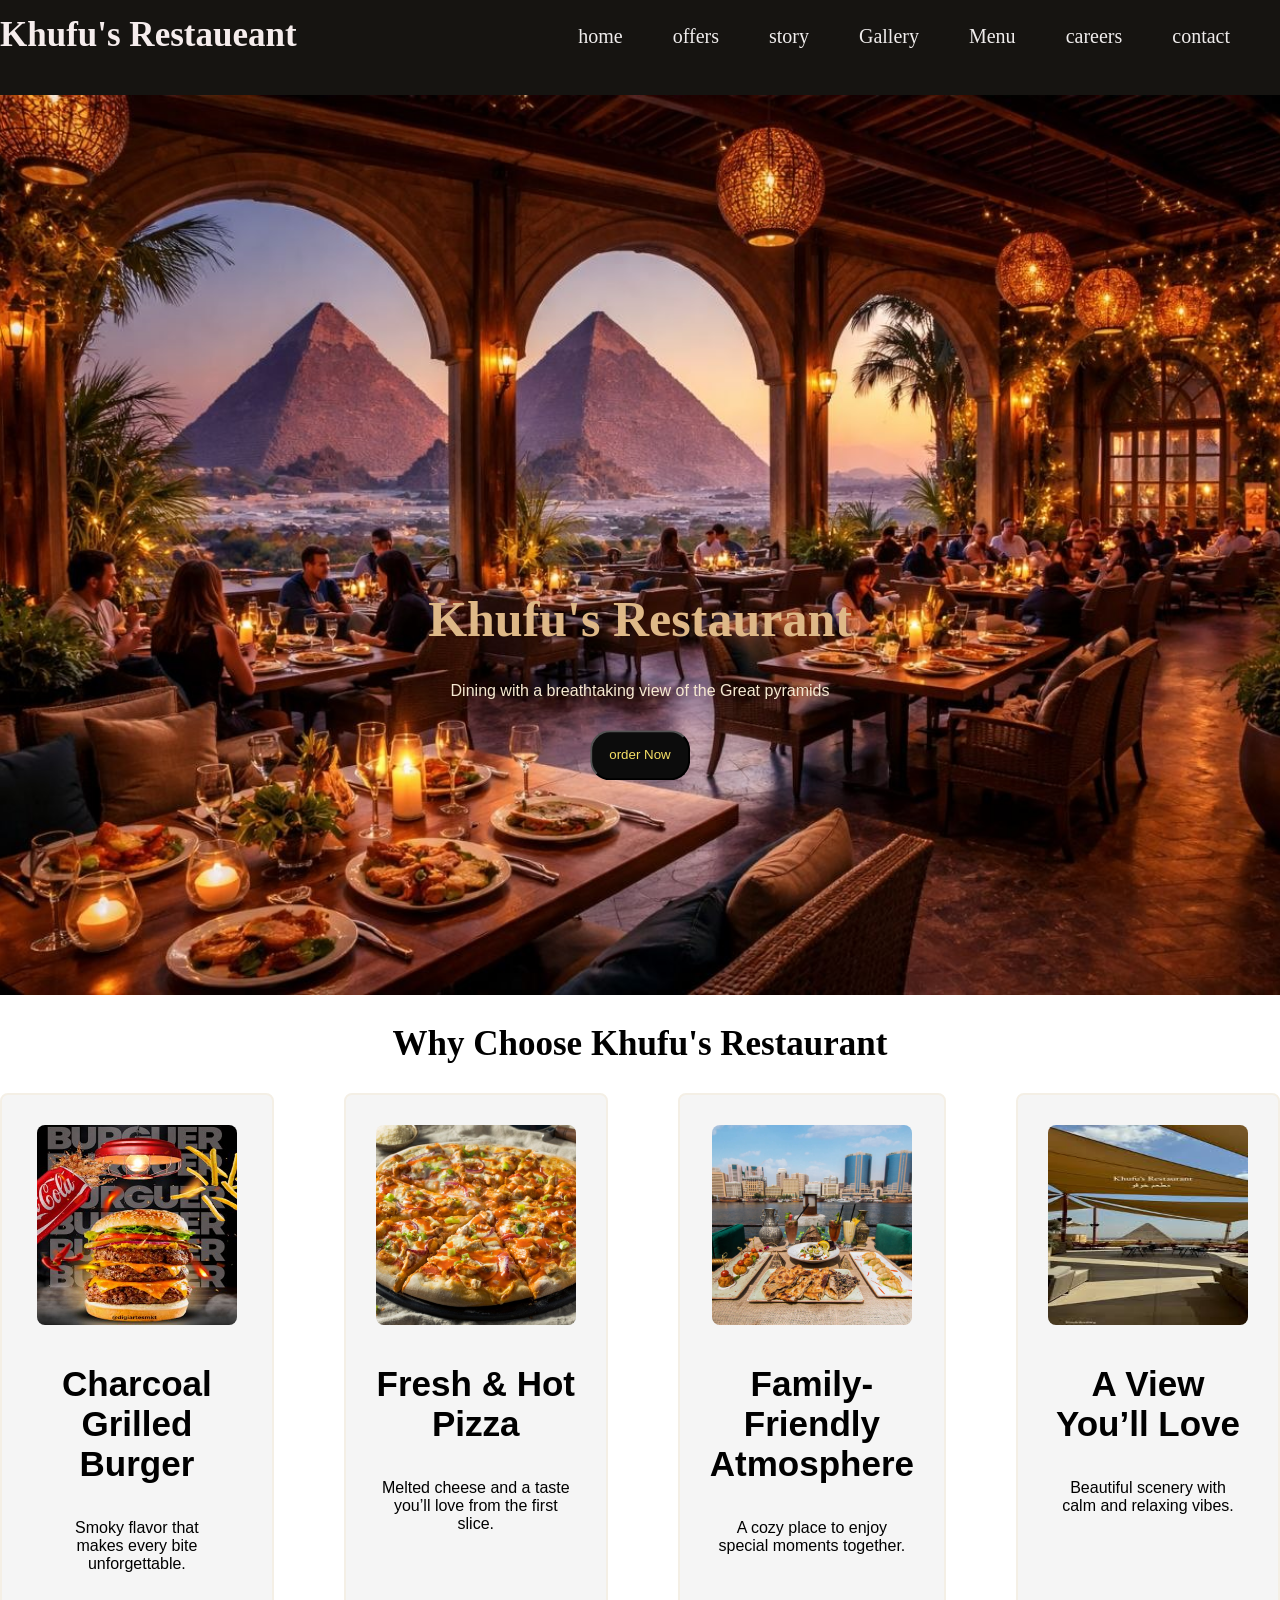
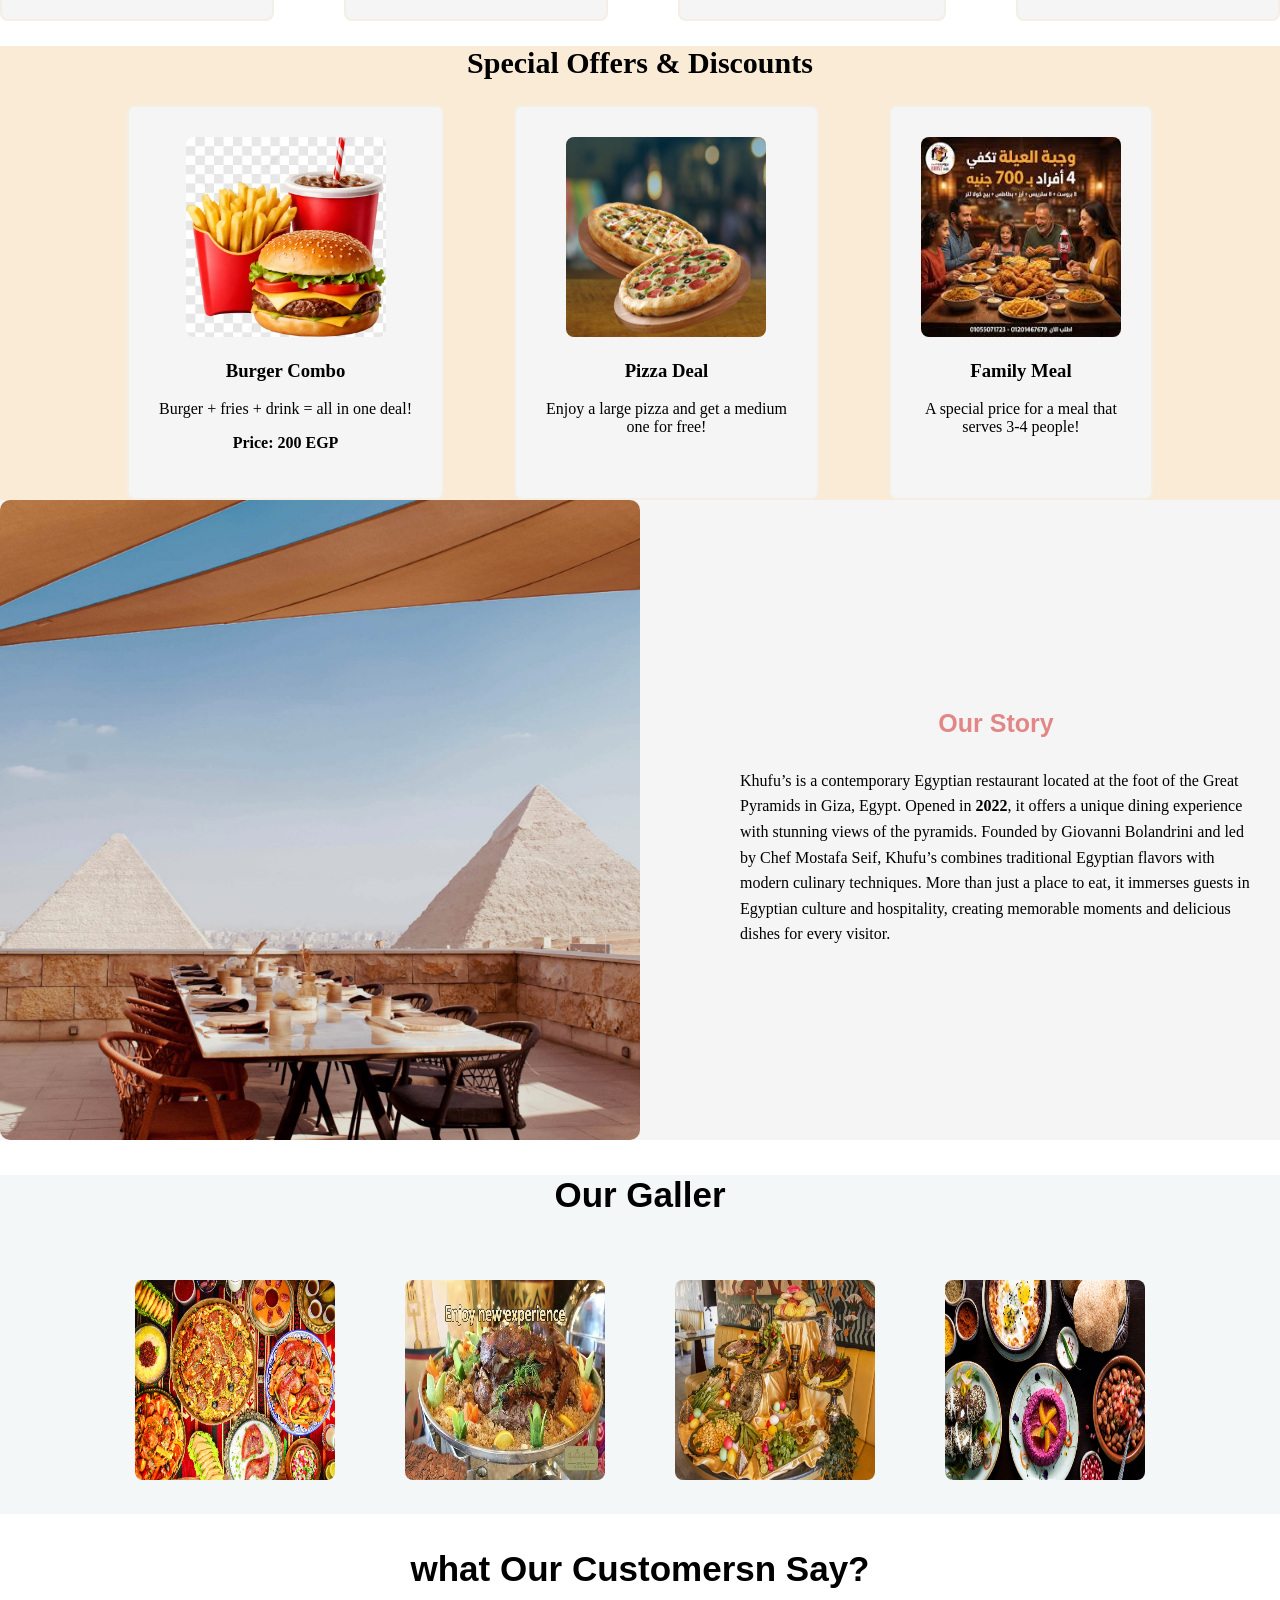
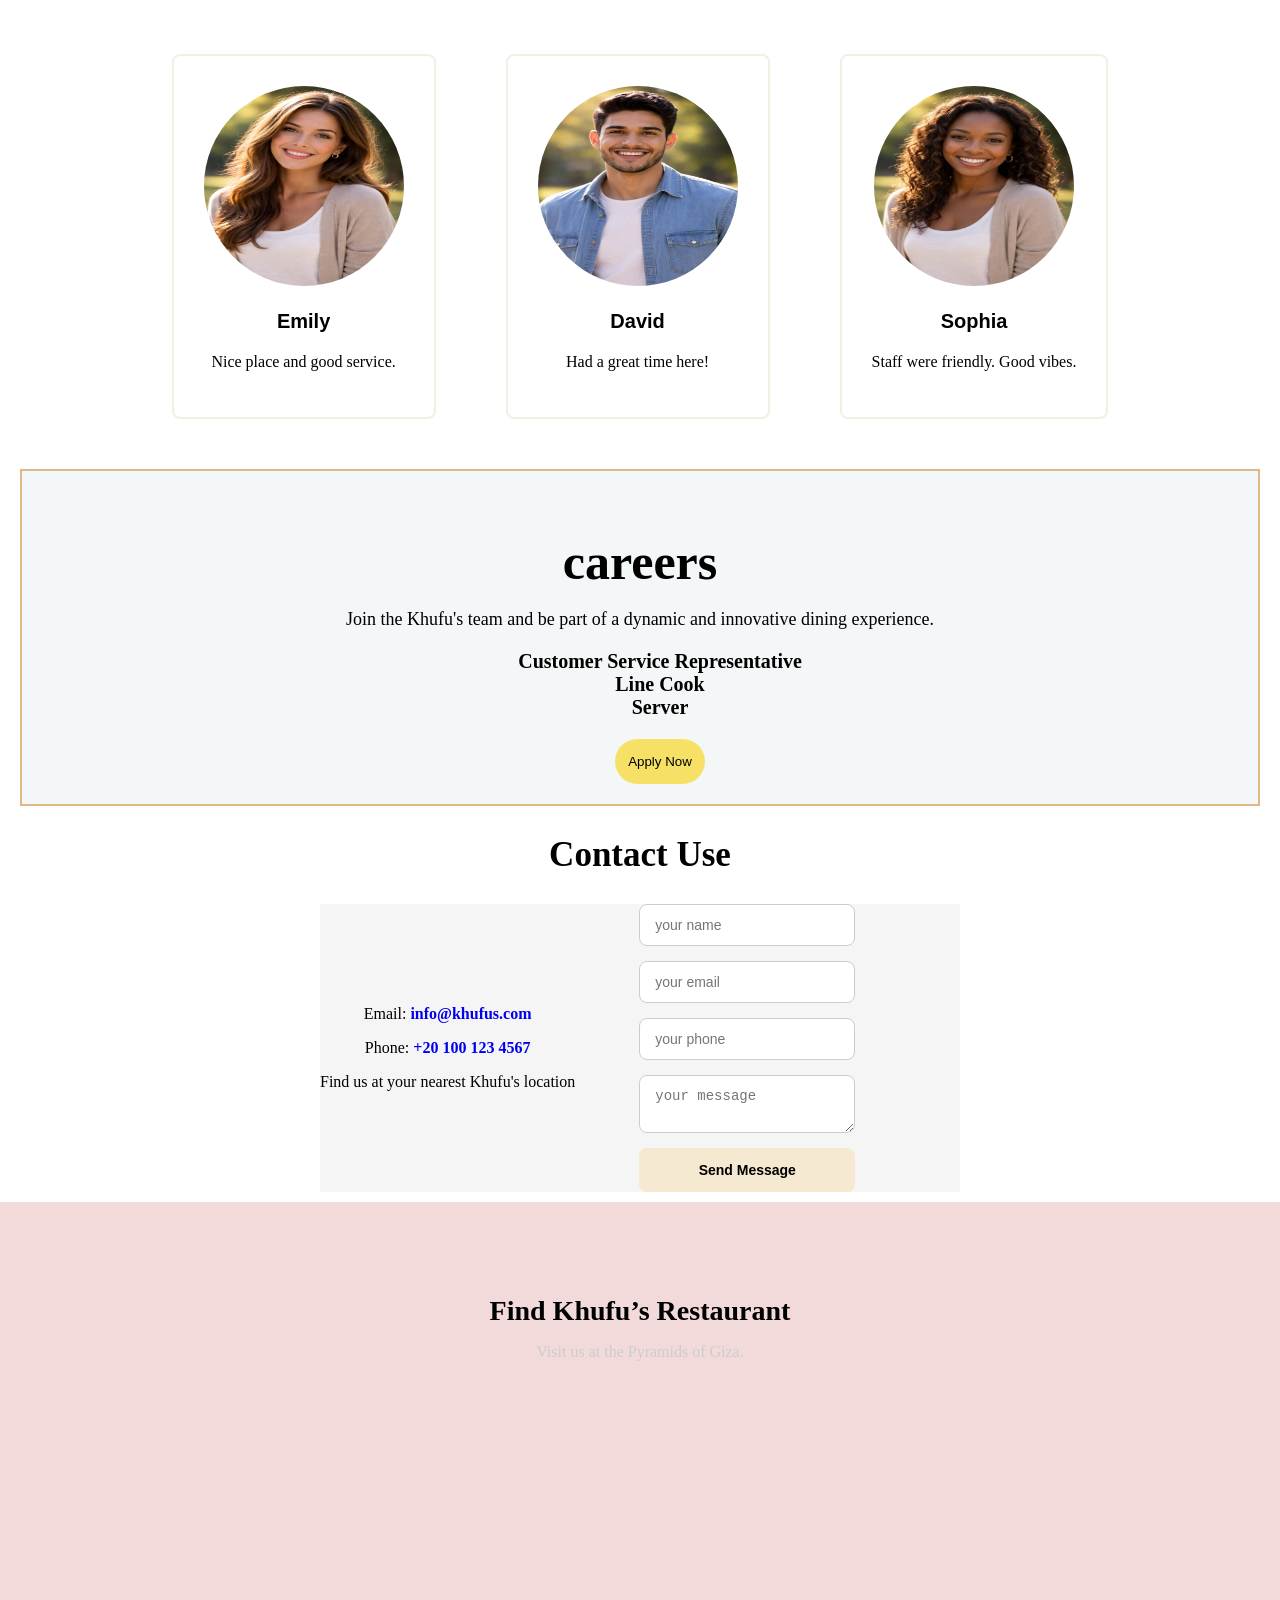
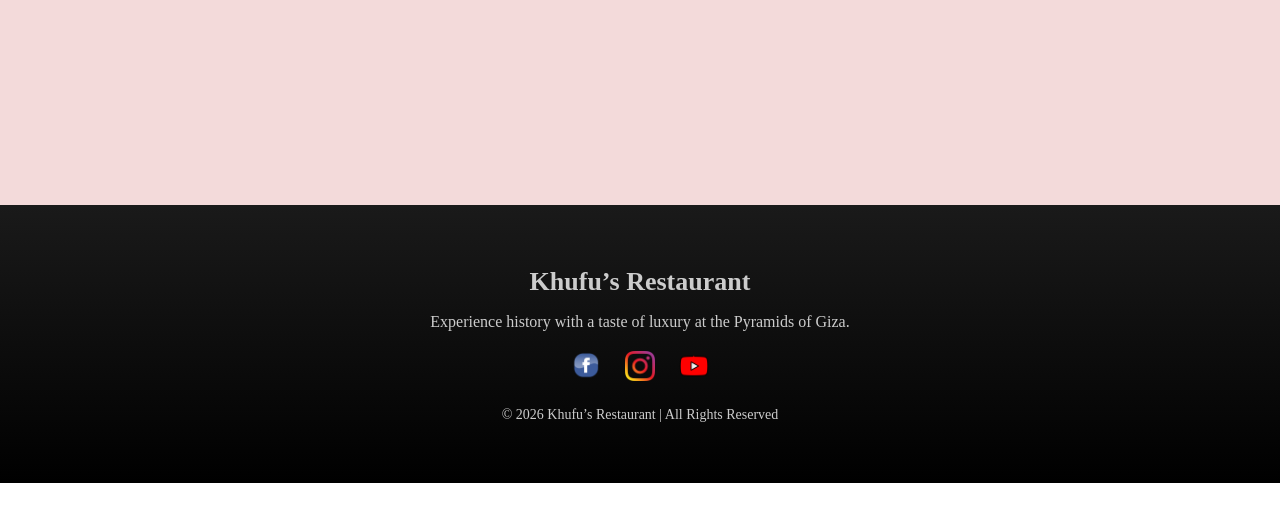
<file: index.html>
<!DOCTYPE html>
<html lang="en">
<head>
    <meta charset="UTF-8">
    <meta name="viewport" content="width=, initial-scale=1.0">
    <link rel="stylesheet" href="styel.css">
    <title>Document</title>
</head>
<header class="heder-text">
    <h1>Khufu's Restaueant</h1>
    <nav class="nav-heder">
        <ul>
            <li><a href="#">home</a></li>
            <li><a href="#">offers</a></li>
            <li><a href="#container">story</a></li>
            <li><a href="#gallery">Gallery</a></li>
            <li><a href="map.html">Menu</a></li>
            <li><a href="#careers">careers</a></li>
            <li><a href="#contact">contact</a></li>
        </ul>
    </nav>
</header>
<body>
        <div class=" hiro-image">
            <img src="images/WhatsApp Image 2026-03-26 at 9.43.22 PM.jpeg"ALT="">

        
            <div class="man">
            <h1 class="name">Khufu's Restaurant</h1>
            <p>Dining with a breathtaking view of the Great pyramids</p>
            <div class="tixt-button">
                <button>order Now</button>
            </div>
            </div>
        </div>
    </div>
    <div class="image-rom">
        <h2>Why Choose Khufu's Restaurant</h2>
        <div class="text-image-rome">
            <div class="image-content">
        <img src="images/WhatsApp-Image-2026-02-09-at-7.24.12-PM.jpeg" alt="">
           <h3>Charcoal Grilled Burger</h3>
<p>Smoky flavor that <br> makes every bite unforgettable.</p>
        </div>
            <div class="image-content">
                <img src="images/WhatsApp Image 2026-03-17 at 8.58.06 PM.jpeg" alt="">
            <h3>Fresh & Hot Pizza</h3>
<p>Melted cheese and a taste <br> you’ll love from the first slice.</p>
        </div>
        
            <div class="image-content">
                <img src="images/business-lunch-1-2.jpg" alt="">
            <h3>Family-Friendly <br>Atmosphere</h3>
<p>A cozy place to enjoy  <br>special moments together.</p> 
        </div>
            <div class="image-content">
                <img src="images/images.jpg" alt="">
               <h3>A View You’ll Love</h3>
<p>Beautiful scenery with <br> calm and relaxing vibes.</p>
        </div>     
    </div>
    <div class="foots">
        <h2>Special Offers & Discounts</h2>
        <div class="foot-image">
            <div class="foot-content">
                <img src="images/pngtree-delicious-fast-food-meal-with-burger-fries-and-soda-drink-png-image_18930652.webp" alt="">
                <h3>Burger Combo</h3>
<p>Burger + fries + drink = all in one deal!</p>
<p><strong>Price: 200 EGP</strong></p>

            </div>
            <div class="foot-content">
                <img src="images/اشترى_اتنين_كبير__ووفر_اك638846231576516351.jpg" alt="">
                <h3>Pizza Deal</h3>
<p>Enjoy a large pizza and get  a medium  <br>one for free!</p>

            </div>
            <div class="foot-content">
                <img src="images/images (6).jpg" alt="">
                <h3>Family Meal</h3>
<p>A special price for a meal  that  <br>serves 3-4 people!</p>

            </div>
        </div>
    </div>
    <div class="container" id="container">
  <img src="images/WhatsApp Image 2026-03-17 at 11.42.04 PM.jpeg" alt="Khufu's Restaurant">
  <div class="tixt-side" >
  <h3>Our Story</h3>
  
  <p>
    Khufu’s is a contemporary Egyptian restaurant located at the foot of the Great Pyramids in Giza, Egypt. Opened in <strong>2022</strong>, it offers a unique dining experience with stunning views of the pyramids. Founded by Giovanni Bolandrini and led by Chef Mostafa Seif, Khufu’s combines traditional Egyptian flavors with modern culinary techniques. More than just a place to eat, it immerses guests in Egyptian culture and hospitality, creating memorable moments and delicious dishes for every visitor.
  </p>
</div>
</div>
<div class="s-our-galler" id="gallery">
    <h3>Our Galler</h3>
    <div class="our-galler">
        <div class=" our-gallers" >
            <img src="images/1438016.jpeg" alt="">
        </div>
        <div class=" our-gallers">
            <img src="images/hq720.jpg" alt="">
        </div>
        <div class=" our-gallers">
            <img src="images/Sham-El-Nessim-at-Khofo-e1556180547463.webp" alt="">
        </div>
        <div class=" our-gallers">
            <img src="images/مطعم-وكافيه-خوفو-....jpg" alt="">
        </div>
        
    </div>
</div>
<div class="comment">
    <h3>what Our Customersn Say?</h3>
    <div class="comments">
        <div class="text-comment">
            <img src="images/WhatsApp Image 2026-03-18 at 1.13.47 AM.jpeg" alt="">
            <h3>Emily</h3>
<p>Nice place and good service.</p>
        </div>
         <div class="text-comment">
            <img src="images/WhatsApp Image 2026-03-18 at 1.14.34 AM.jpeg" alt="">
            <h3>David</h3>
<p>Had a great time here!</p>
        </div>
         <div class="text-comment">
            <img src="images/WhatsApp Image 2026-03-18 at 1.13.56 AM.jpeg" alt="">
            <h3>Sophia</h3>
<p>Staff were friendly. Good vibes.</p>
        </div>
    </div>
</div>
<section class="careers" id="careers">
    <h2>careers</h2>
    <p>Join the Khufu's team and be part of a dynamic and innovative dining experience.</p>
    <ul>
        <li>Customer Service Representative</li>
        <li>Line Cook</li>
        <li>Server</li>
    </ul>
    <button>Apply Now</button>

</section>
<section class="contact" id="contact">
    <h2>Contact Use </h2>
    <div class="contact- container">
        <div class="contact-info">
            <p>Email: <a href="mailto:info@khufus.com">info@khufus.com</a></p>
            <p>Phone: <a href="tel:+201001234567">+20 100 123 4567</a></p>
            <p>Find us at your nearest Khufu's location</p>
        </div>
        <form class="contact-form">
            <input type="text" placeholder="your name" required>
            <input type="email" placeholder="your email" required>
            <input type="tel" placeholder="your phone" required>
            <textarea placeholder="your message" required></textarea>
            <button type="submit">Send Message</button>
        </form>

    </div>

</section>
<section class="store-locator" id="map">
    <h2>Find Khufu’s Restaurant</h2>
    <p>Visit us at the Pyramids of Giza.</p>

    <div class="map-container">
        <iframe 
            src="https://www.google.com/maps?q=Khufu's+Restaurant+Giza&output=embed"
            width="100%" 
            height="350" 
            style="border:0;" 
            allowfullscreen="" 
            loading="lazy">
        </iframe>
    </div>
</section>
<footer class="footer">
    <div class="footer-content">
        <h2>Khufu’s Restaurant</h2>
        <p>Experience history with a taste of luxury at the Pyramids of Giza.</p>

        <div class="social-icons">
            <a href="#"><img src="images/facebook.png" alt=""></a>
            <a href="#"><img src="images/instagram.png" alt=""></a>
            <a href="#"><img src="images/play.png" alt=""></a>
        </div>

        <p class="copyright">© 2026 Khufu’s Restaurant | All Rights Reserved</p>
    </div>
</footer>

</body>
</html>
</file>
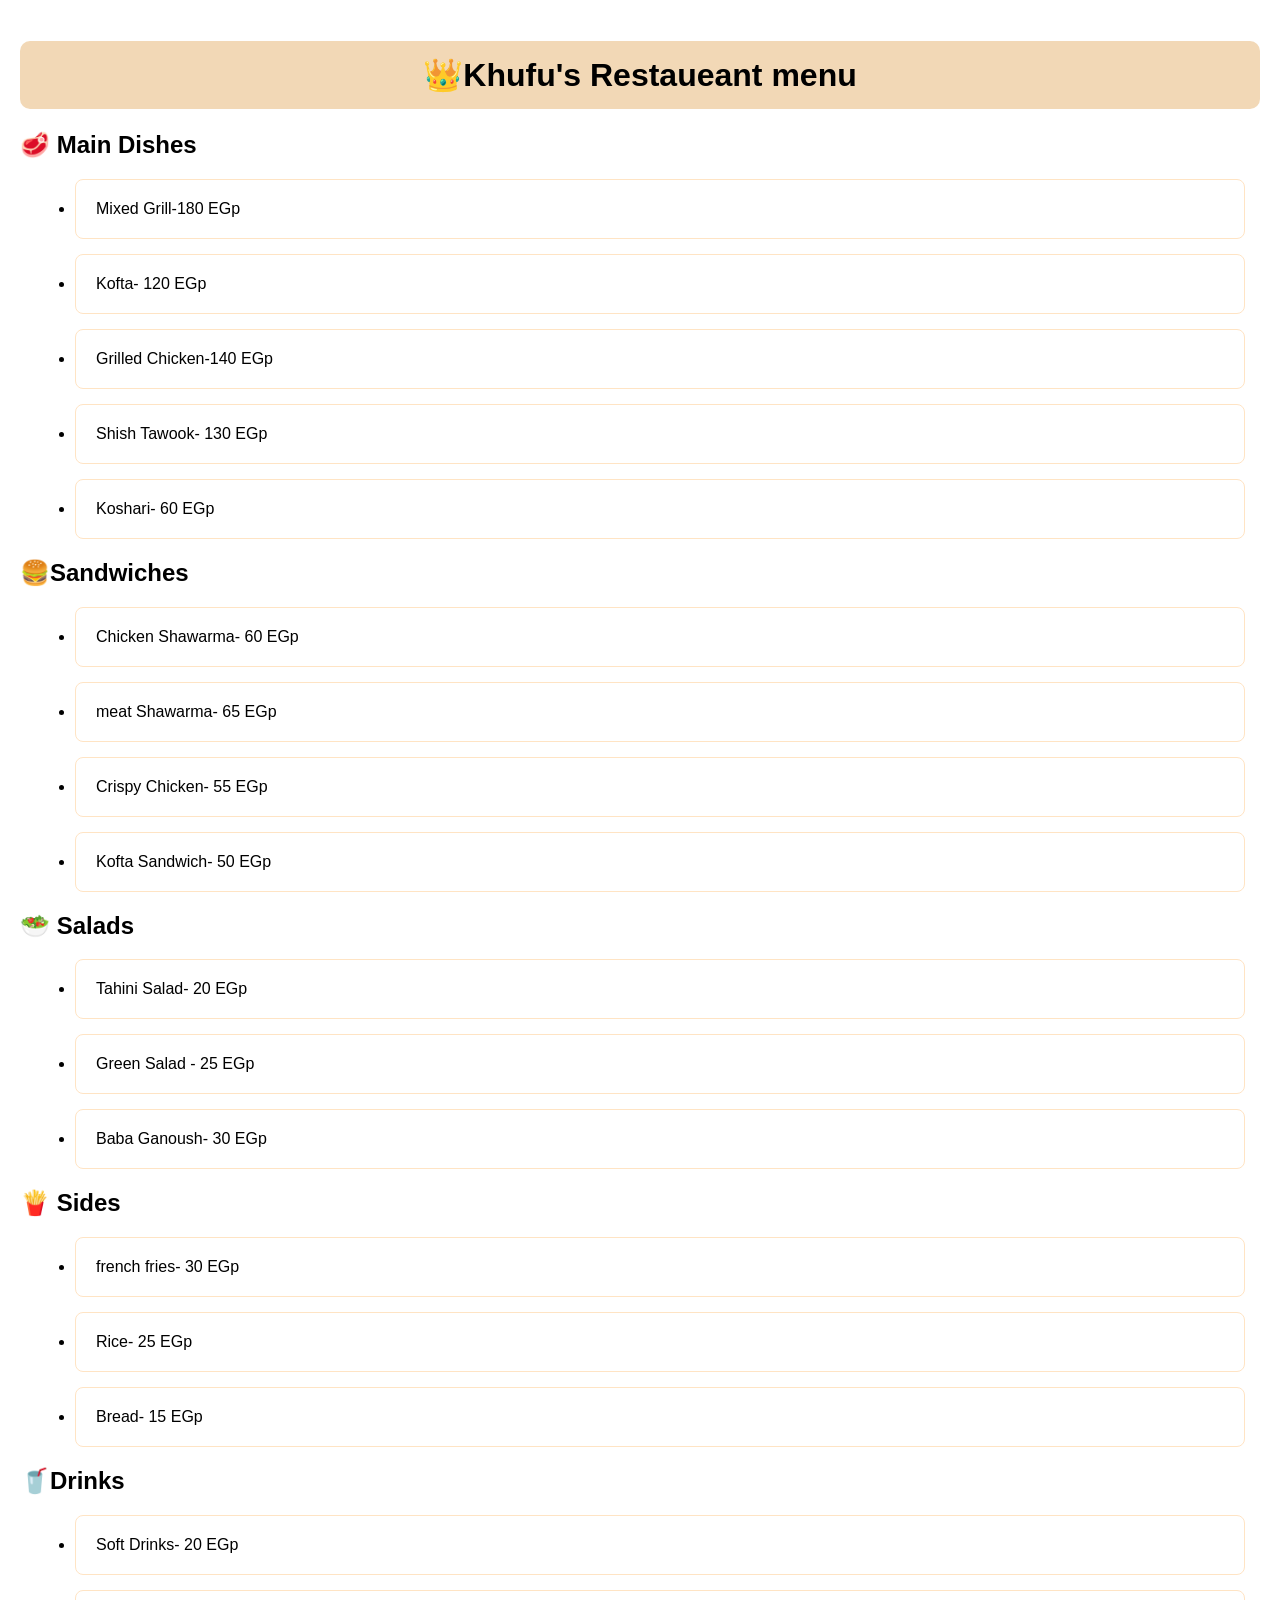
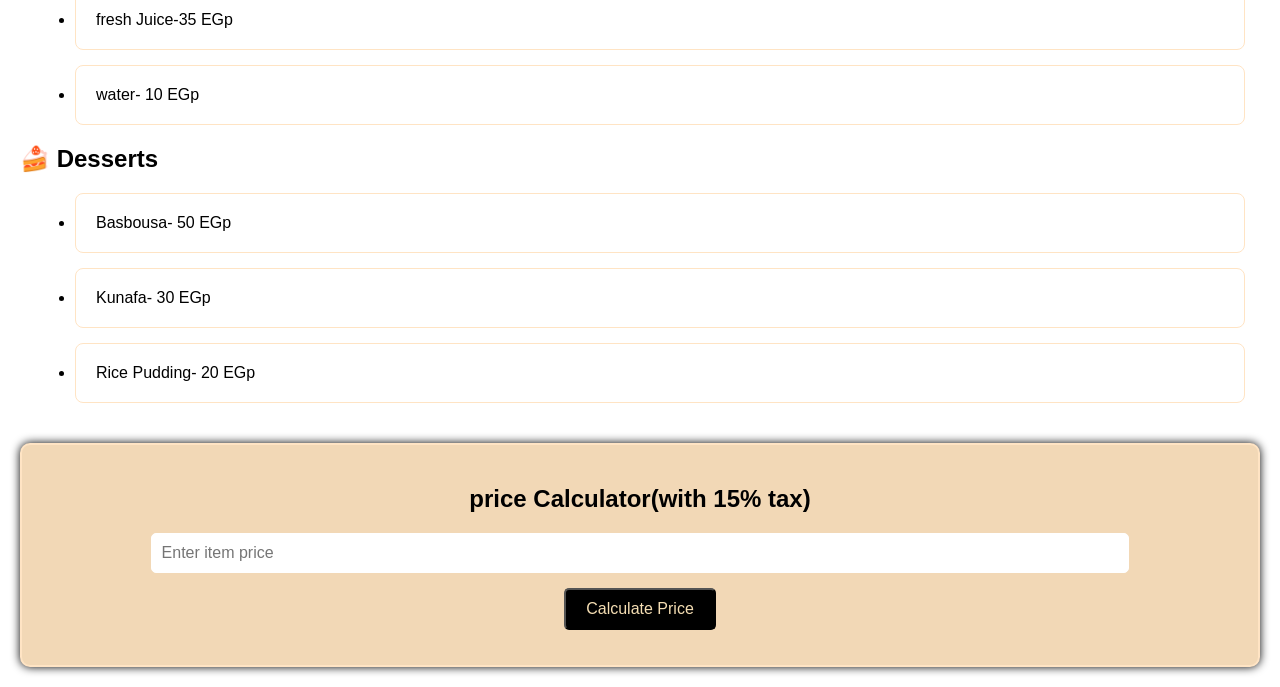
<file: map.html>
<!DOCTYPE html>
<html lang="en">
<head>
    <meta charset="UTF-8">
    <meta name="viewport" content="width=, initial-scale=1.0">
    <title>Document</title>
    <style>
        body{
            font-family: Arial, Helvetica, sans-serif;
            background-color: white;
            margin: 0;
            padding: 20px;
            h1{
                text-align: center;
                background-color: rgb(242, 216, 182);
                color: black;
                padding: 15px;
                border-radius: 10px;
            }
            li{
                background-color: white;
                margin: 15px;
                padding: 20px;
                border: 1px solid bisque;
                border-radius: 8px;
                font-size: 16px;
            }
            li:hover{
                background-color: wheat;

            }
            .contakt{
                margin-top: 40px;
                padding: 20px;
                background-color: rgb(242, 216, 182);
                border: 2px solid bisque;
                border-radius: 10px;
                text-align: center;
                box-shadow: 0 0 10px black;
            }
            .contakt input{
                padding: 10px;
                font-size: 16px;
                width: 80%;
                margin-bottom: 15px;
                border: 1px solid white;
                border-radius: 5px;
            }
            .contakt button{
                padding: 10px 20px;
                font-size: 16px;
                background-color: black;
                color: wheat;
                border-radius: 5px;
            }
            .contakt button:hover{
                background-color: gray;
            }
            .result{
                margin-top: 15px;
                font-size: 18px;
                font-weight: bold;
                color: black;
            }
        }
    </style>
</head>
<body>
        <h1>👑Khufu's Restaueant menu</h1>
       <h2>🥩 Main Dishes</h2>
       <ul>
        <li> Mixed Grill-180 EGp</li>
        <li>Kofta- 120 EGp</li>
        <li>Grilled Chicken-140 EGp</li>
        <li>Shish Tawook- 130 EGp</li>
        <li>Koshari- 60 EGp</li>
       </ul>
       <h2>🍔Sandwiches</h2> 
       <ul>
        <li> Chicken Shawarma- 60 EGp</li>
        <li> meat Shawarma- 65 EGp</li>
        <li>Crispy Chicken- 55 EGp</li>
        <li>Kofta Sandwich- 50 EGp</li>
       </ul>
       <h2>🥗 Salads</h2>
       <ul>
        <li> Tahini Salad- 20 EGp</li>
        <li>Green Salad - 25 EGp</li>
        <li>Baba Ganoush- 30 EGp</li>
       </ul>
       <h2>🍟 Sides</h2>
       <ul>
        <li> french fries- 30 EGp</li>
        <li>Rice- 25 EGp</li>
        <li>Bread- 15 EGp</li>
       </ul>
       <h2>🥤Drinks</h2>
       <ul>
        <li>Soft Drinks- 20 EGp</li>
        <li>fresh Juice-35 EGp</li>
        <li>water- 10 EGp</li>
       </ul>
       <h2>🍰 Desserts</h2>
       <ul>
        <li> Basbousa- 50 EGp</li>
        <li>Kunafa- 30 EGp</li>
        <li>Rice Pudding- 20 EGp</li>
       </ul>
       <div class="contakt">
        <h2>price Calculator(with 15% tax)</h2>
        <input type="number" id="price"placeholder="Enter item price">
        <br>
        <button onclick="calculatePrice()">Calculate Price</button>
        <div class="result" id="result"></div>
       </div>
       <script>
        function calculatePrice(){
            let price =Document.getElementById("price").Value;
            let totalprice = price * 1.15;
            Document.getElementById("result").innerHtml ="total with tax" +total + "EGp";
        }
       </script>
       
</body>
</html>
</file>
<file: styel.css>
body{
    margin: 0;
    padding: 0;
}
.hiro-image{
    width: 100vw;
    height:100vh;
    overflow: hidden;
    position: relative;

}
.hiro-image img{
    width: 100%;
    height: 100%;
    object-fit: cover;
    display: block;
}
.name{
    font-family: fantasy;
    font-size: 50px;
    color:burlywood;
    margin-top:300px;
}
.hiro-image p{
    font-family: 'Franklin Gothic Medium', 'Arial Narrow', Arial, sans-serif;
    color:rgb(246, 233, 209);
    margin: 10px;

}
.hiro-image button{
    background-color:rgb(12, 12, 12) ;
    color: rgb(246, 224, 102);
    width: 100px;
    height: 50px;
    border-radius: 20px;
    margin: 20px;
}
.heder-text{
    position: relative;
    height: 90px;
    background-color:rgb(22, 20, 17);
    margin-top: -25px;
    display: flex;
    flex-direction: column;
    padding-top: 30px;
}
.nav-heder{
    position: absolute;
    top: 0;
    right: 50px;
    font-size: 20px;
}
.nav-heder ul{
    display: flex;
    gap: 50px;
    list-style: none; 
    margin-top: 50px;
}
.nav-heder ul li a{
    text-decoration: none;
    color: rgb(240, 237, 237);
}
.heder-text h1{
    font-size: 35px;
    color:rgb(246, 237, 237);
    margin-top: 10px;

}
.man{
    position:absolute ;
    top: 50%;
    left: 50%;
    transform: translate(-50%, -50%);
    text-align: center;
}
.image-rom h2{
    text-align: center;
    color: black;
    font-family: fantasy;
    font-size: 35px;
}
.text-image-rome{
    display: flex;
    gap: 70px;
    justify-content: center;
    

}
.text-image-rome img{
    width: 200px;
    height: 200px;
    border-radius: 8px;
    
}
.image-content{
    border: 2px solid rgb(244, 239, 229);
    border-radius: 8px;
    padding: 30px;
    background-color: whitesmoke;
    text-align: center;
}
.image-content h3{
    font-family: 'Franklin Gothic Medium', 'Arial Narrow', Arial, sans-serif;
    font-size: 35px;

}
.image-content p{
    font-family: Arial, Helvetica, sans-serif;
}
.foots{
    background-color: antiquewhite;

}
.foots h2{
    font-size: 30px;
}
.foot-image{
    display: flex;
    gap: 70px;
    justify-content: center;
}
.foot-content{

     border: 2px solid rgb(244, 239, 229);
    border-radius: 8px;
    padding: 30px;
    background-color: whitesmoke;
    text-align: center;
}
.foot-content img{
    width: 200px;
    height: 200px;
    border-radius: 8px;
    
}
.container{
  display: flex;
  align-items: center; /
  gap: 20px;
  background-color: whitesmoke;
}

.container img {
  width:50% ; 
  border-radius: 10px;
  margin-right: 50px;
}
.tixt-side{
    width: 40%; 
  line-height: 1.6;
  color:black;
  margin-left: 50px;
}
.tixt-side h3{
    color:rgb(225, 135, 135);
    font-family: 'Gill Sans', 'Gill Sans MT', Calibri, 'Trebuchet MS', sans-serif;
    font-size: 25px;
    text-align: center;

}
.s-our-galler{
    background-color: rgb(243, 247, 247);
}
.our-galler{
    border-radius: 8px;
    padding: 30px;
    text-align: center;

}
.our-gallers img{
    width:200px;
    height: 200px;
    border-radius: 8px;

}
.s-our-galler h3{
    font-size: 35px;
    font-family: 'Gill Sans', 'Gill Sans MT', Calibri, 'Trebuchet MS', sans-serif;
    text-align: center;
    
}
.our-galler{
 display: flex;
    gap: 70px;
    justify-content: center;
}

.comments{
    border-radius: 8px;
    padding: 30px;
    text-align: center;
    display: flex;
    justify-content: center;
    gap: 70px;


}
.text-comment{
    border: 2px solid rgb(244, 239, 229);
    border-radius: 8px;
    padding: 30px;
    text-align: center;
}


.text-comment img{
     width:200px;
    height: 200px;
    border-radius:50%;
}
img:hover{
    transform: scale(1.1);
}
 .comment h3{
    font-size: 35px;
    font-family: 'Gill Sans', 'Gill Sans MT', Calibri, 'Trebuchet MS', sans-serif;
    text-align: center;
    
 }
 .text-comment h3{
    font-size: 20px;

 }
 .careers{
    background-color: rgb(243, 247, 247);
    padding: 20px;
    border: 2px solid burlywood;
    text-align: center;
    margin: 20px;

 }
 .careers h2{
    color: black;
    text-align: center;
    font-size: 50px;
    margin-bottom: 15px;
 }
 .careers p{
    text-align: center;
    margin-bottom: 10px;
    font-size: 18px;
 }
 .careers ul{
    text-align: center;
    list-style: none;
    font-size: 20px;
    font-weight: bold;
 }
 .careers button{
    border: none;
    width: 90px;
    height: 45px;
    background-color: rgb(246, 224, 102);
    animation:x 1s 1s infinite ;
    border-radius: 30px;
    margin-left: 40px;
 }
 @keyframes x{
    from{

    }
    to{
        color: blanchedalmond;
        background-color: rgb(239, 167, 167);
    }
 }
 .contact{
    background-color:white;
    margin: 10px 25%;
 }
 .contact-content{
    display: flex;
    justify-content: center;
    flex-wrap: wrap;
    gap: 40px;
    max-width: 1000px;
    margin: auto;

 }

 .contact-info a {
    text-decoration: none;
    font-weight: bold;
 }
 .contact-info p{
    text-align: center;
 }
 .contact-info a:hover{
    text-decoration: underline;
 }
 .contact-form{
    display: flex;
    flex-direction: column;
    gap: 15px;
    margin-left: 10%;
 }
 .contact-form input, .contact-form textarea{
    padding: 12px 15px;
    border: 1px solid #ccc;
    border-radius: 8px;
    font-size: 14px;
 }
 .contact-form button{
    background-color: rgb(246, 233, 209);
    border: none;
    padding: 14px 20px;
    border-radius: 8px;
    font-size: 14px;
    font-weight: bold;
    cursor: pointer;
 }
 .contact-form button:hover{
    background-color: rgb(254, 237, 141);
    color: white;
 }
 .store-locator {
    text-align: center;
    padding: 70px 20px;
    background-color: #f3dada;
    color: #fff;
}

.store-locator h2 {
    font-size: 28px;
    margin-bottom: 10px;
}

.store-locator p {
    margin-bottom: 20px;
    color: #ccc;
}

.map-container {
    width: 70%;
    margin: auto;
    border-radius: 15px;
    overflow: hidden;
}
.footer {
    background: linear-gradient(to top, #000, #1a1a1a);
    color: #d4af37; 
    text-align: center;
    padding: 40px 20px;
}

.footer h2 {
    font-size: 26px;
    margin-bottom: 10px;
    color: #ccc;
}

.footer p {
    color: #ccc;
    margin-bottom: 20px;
}

.social-icons a {
    color: #d4af37;
    margin: 0 10px;
    font-size: 22px;
    transition: 0.3s;
}
.social-icons img{
    width: 30px;
    height: 30px;
}

.social-icons a:hover {
    color: #fff;
    transform: scale(1.2);
}

.copyright {
    margin-top: 20px;
    font-size: 14px;
    color: #888;

}
</file>
